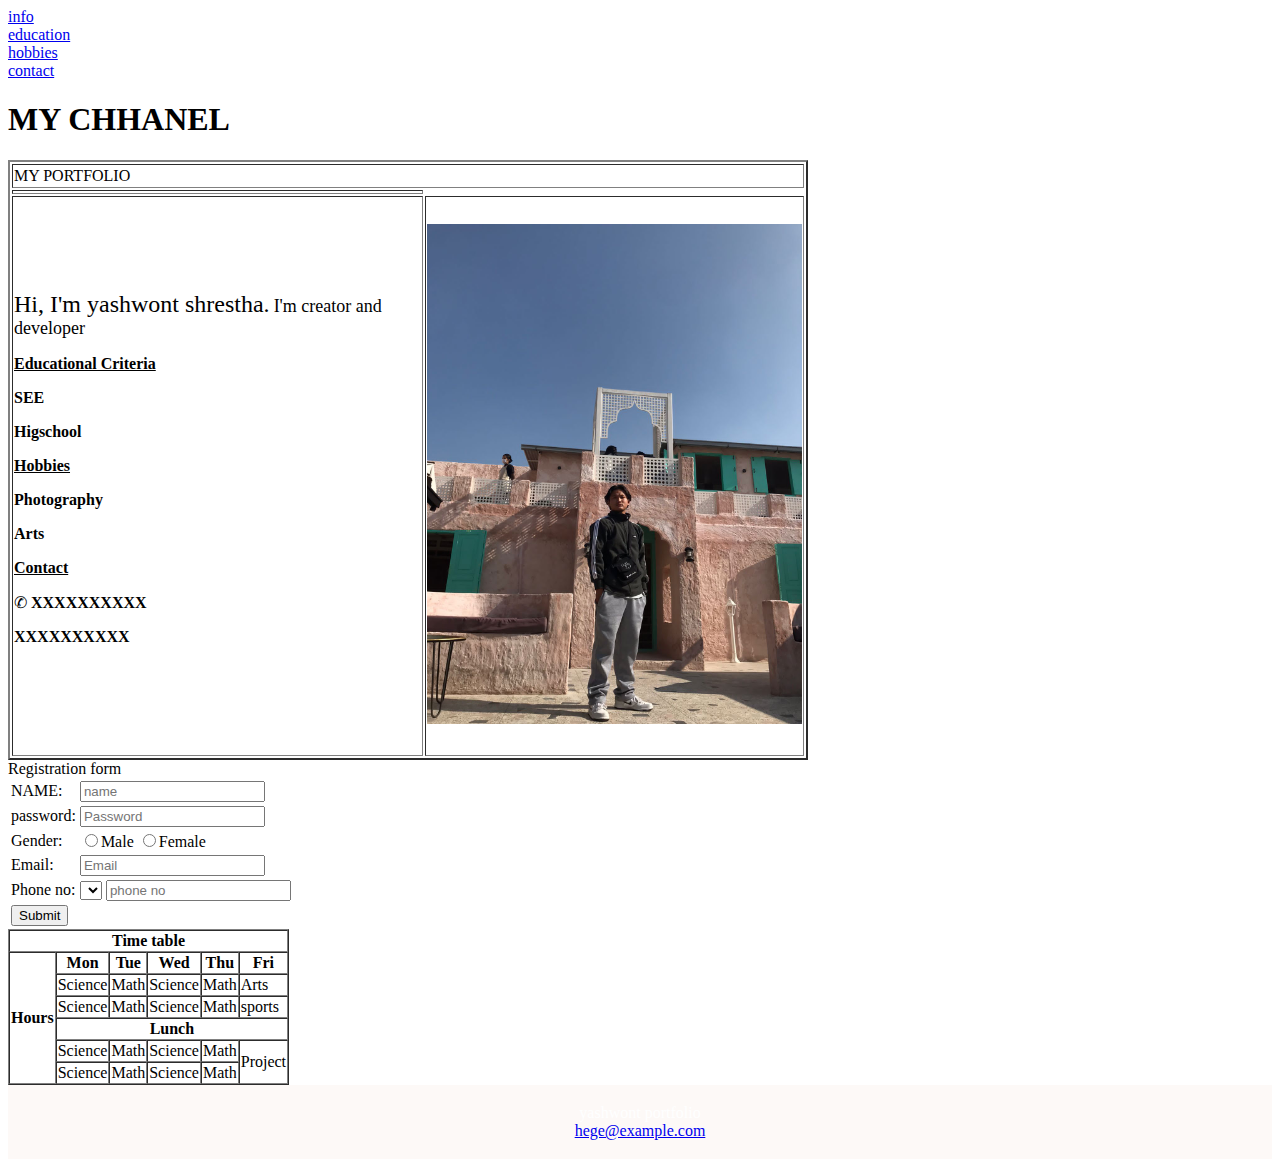
<file: webtechnologies/workshopone.html>
<!DOCTYPE html>
<head>
    <title>yashwont shrestha portfolio</title>
    <meta charset="UTF-8">
    <meta name="keywords" content="html">
    <meta name="description" content="web tutorial">
    <meta name="robots" content="index,nofollow">
    <meta name="social media" content="yashan shrestha">
    <meta name="view port" content="width=device-width, initial-scale=1.0">
</head>
<body>
    <header>
    <nav>
        <li> <a href="#info">info</a></li>
        <li><a href="#education">education</a></li>
        <li><a href="#hobbies">hobbies</a></li>
        <li><a href="#contact">contact</a></li>
    </nav>
    </header>
    <section>
    <div id="info">
<centre><h1>MY CHHANEL</h1></centre>
<table border="2" width="800" height="600px" align="centre">
        <!---row1---->
        <tr>
            <td colspan="2">
                <fontsize="30">
                    <centre> MY PORTFOLIO</centre></font>
            </td>
        </tr>
        <!---row2---->
        <td>
    </td>  <font size="3"><tr>
        <td> <font size="5"> Hi, I'm yashwont shrestha.</font>
        <font size="4"> I'm creator and developer </font>
        </div>
        </section>
        <div id="education">
        <font size="3">
         <p><b><u> Educational Criteria</u></b></p>
         <p><b>SEE</b></p>
         <p><b>Higschool</b></p>
        </font>
        </div>
        <div id="hobbies">
        <font size="3">
            <p><b><u> Hobbies </u></b></p>
            <p><b>Photography</b></p>
            <p><b>Arts</b></p>
           </font>
           </div>
           <div id="contact">
           <font size="3">
            <p><b><u> Contact </u></b></p>
             <fontsize="50">&#9990</fontsize>
            <b>XXXXXXXXXX</b></p>
            <p><b>XXXXXXXXXX</b></p>
           </font>
           </div>
    </td>
            <td> 
                <img src="yashan.jpg" height="500px"</td>
        </tr>
    </table>
    <head>Registration form</title>
    </head>
    <body>
        <form>
            <table>
                <tr>
                    <td>
                        NAME:
                    </td>
                    <td>
                        <input type="text" placeholder="name" name="">
                    </td>
                </tr>
                <tr>
                    <td>
                        password:
                    </td>
                    <td>
                        <input type="Password" placeholder="Password" name="">
                    </td>
                </tr>
                <tr>
                    <td>
                        Gender:
                    </td>
                    <td>
                        <input type="radio" name="Gender">Male
                        <input type="radio" name="Gender">Female
                    </td>
                </tr>
                <tr>
                    <td>
                        Email:
                    </td>
                    <td>
                        <input type="mail" placeholder="Email" name="">
                    </td>
                </tr>
                <tr>
                    <td>
                        Phone no:
                    </td>
                <td>
                <select>
                    <optio>977</option>
                        <optio>978</option>
                            <optio>979</option>
                                <optio>980</option>
                                    <optio>981</option>
                                        <optio>982</option>
                </select>
                <input type="phone no" placeholder="phone no" name="">
            </td>
            </tr>
            <tr>
                <td>
                    <input type="Submit" value="Submit" name="">
                    </td>
            </tr>
            </table>
            <table border="1" cellspacing="0">
                <tr>
                    <th colspan="6"> Time table </th>
                </tr>
                <tr>
                    <th rowspan="6"> Hours  </th>
                    <th> Mon </th>
                    <th>Tue</th>
                    <th> Wed </th>
                    <th> Thu </th>
                    <th> Fri </th>
                </tr>
                <tr>
                    <td> Science  </td>
                    <td> Math </td>
                    <td> Science </td>
                    <td> Math </td>
                    <td> Arts </td>
                </tr>
                <tr> 
                    <td> Science  </td>
                    <td> Math </td>
                    <td> Science </td>
                    <td> Math </td>
                    <td> sports </td
                </tr>
                <tr>
                    <th colspan="5"> Lunch </th>
                </tr>
                <tr>
                    <td> Science  </td>
                    <td> Math </td>
                    <td> Science </td>
                    <td> Math </td>
                    <td rowspan="2">Project</td>
                </tr>
                <tr>
                    <td> Science  </td>
                    <td> Math </td>
                    <td> Science </td>
                    <td> Math </td>
                </tr>
            </table>
            <head>
                <style>
                footer {
                  text-align: center;
                  padding: 3px;
                  background-color: rgb(253, 249, 247);
                  color: white;
                }
                </style>
                </head>
                <body>
                
                <footer>
                  <p>yashwont portfolio<br>
                  <a href="yashwont portfolio@example.com">hege@example.com</a></p>
                </footer>
                
                </body>
            <head>

                <style>
                body , html , .main  {
                    height:  100%;
                }

                section { 
                    min-height: 100%;
                }
                </style>
            </head>
            
        </form>
    </body>
</body>
</html>
</file>
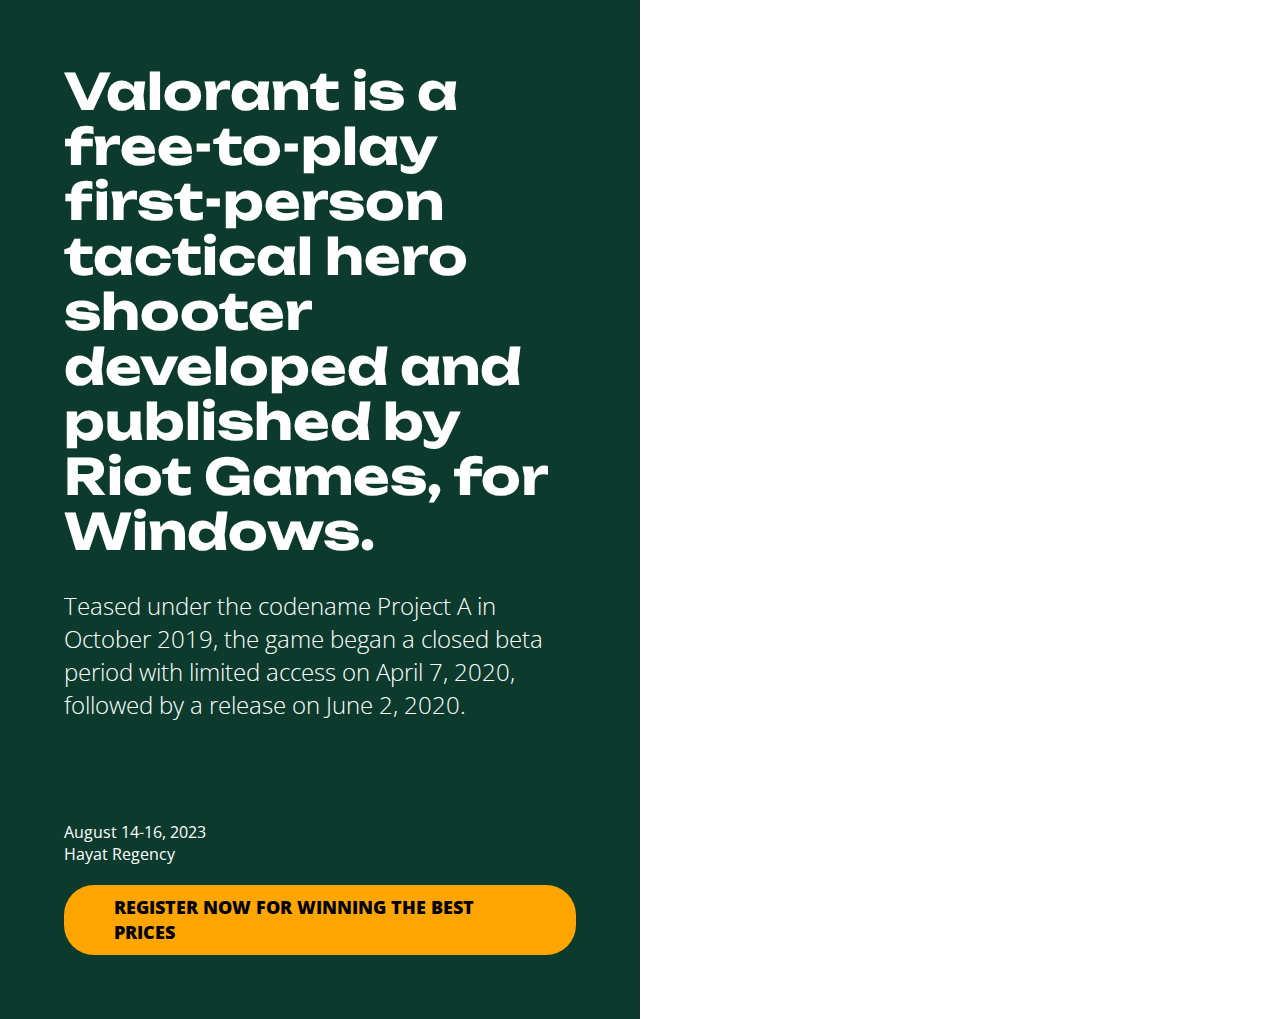
<file: Week-6/post-1.html>
<!DOCTYPE html>
<head>
      <meta charset="UTF-8">
      <meta name="keywords" content="html">
      <meta name="description" content="web tutorial">
      <meta name="robots" content="index,nofollow">
      <meta name="social media" content="yashan_shrestha__">
      <meta name="view port" content="width=device-width, initial-scale=1.0">
      <title>post1</title>
      <link rel="stylesheet " href="post-1.css">
</head>
<main>
    <div class="container">
      <div class="content-wrapper">
        <h1>Valorant is a free-to-play first-person tactical hero shooter developed and published by Riot Games, for Windows. </h1>
        <h2>Teased under the codename Project A in October 2019, the game began a closed beta period with limited access on April 7, 2020, followed by a release on June 2, 2020.</h2>
        <div class="date">
          August 14-16, 2023
        </div>
  
        <div class="venue">
          Hayat Regency
        </div>
  
        <div class="button">
          <a href="#">
            REGISTER NOW FOR WINNING THE BEST PRICES
          </a>
        </div>
        <!-- @end .button -->
  
      </div>
      <!-- @end content-wrapper -->
  
      <figure style="background-image: url('https://w0.peakpx.com/wallpaper/863/836/HD-wallpaper-chamber-valorant.jpg');">
      </figure>
  
      <div>
        <!-- @end .container -->
  </main>
</file>
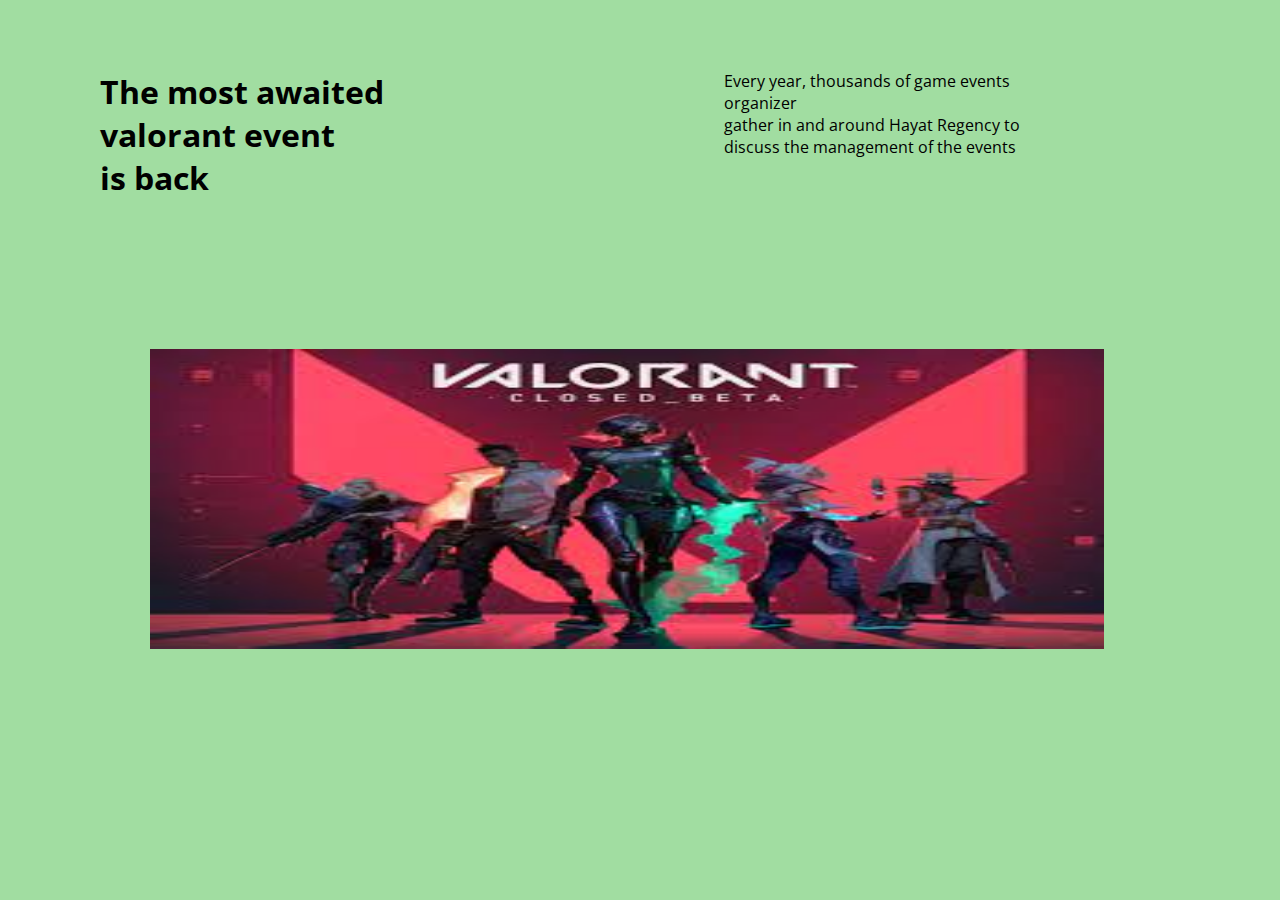
<file: Week-6/post-2.html>
<!DOCTYPE HTML>
<html>
    <head>
        <title>post-2</title>
        <meta charset="UTF-8">
      <meta name="keywords" content="html">
      <meta name="description" content="web tutorial">
      <meta name="robots" content="index,nofollow">
      <meta name="social media" content="yashan_shrestha__">
      <meta name="view port" content="width=device-width, initial-scale=1.0">
        <link rel="stylesheet" href="post-2.css">
    </head>
    <body>
        <div class="container">
            <div class="text">
                 <h1>The most awaited<br> valorant event<br> is back</h1>
                 <p>Every year, thousands of game events<br> organizer <br>gather in and around Hayat Regency to<br> discuss the management of the events</p>
            </div>
            <div class="image">
                <img src="valorant.jpg">
             </div>
        </div>  
    </body>
</html>
</file>
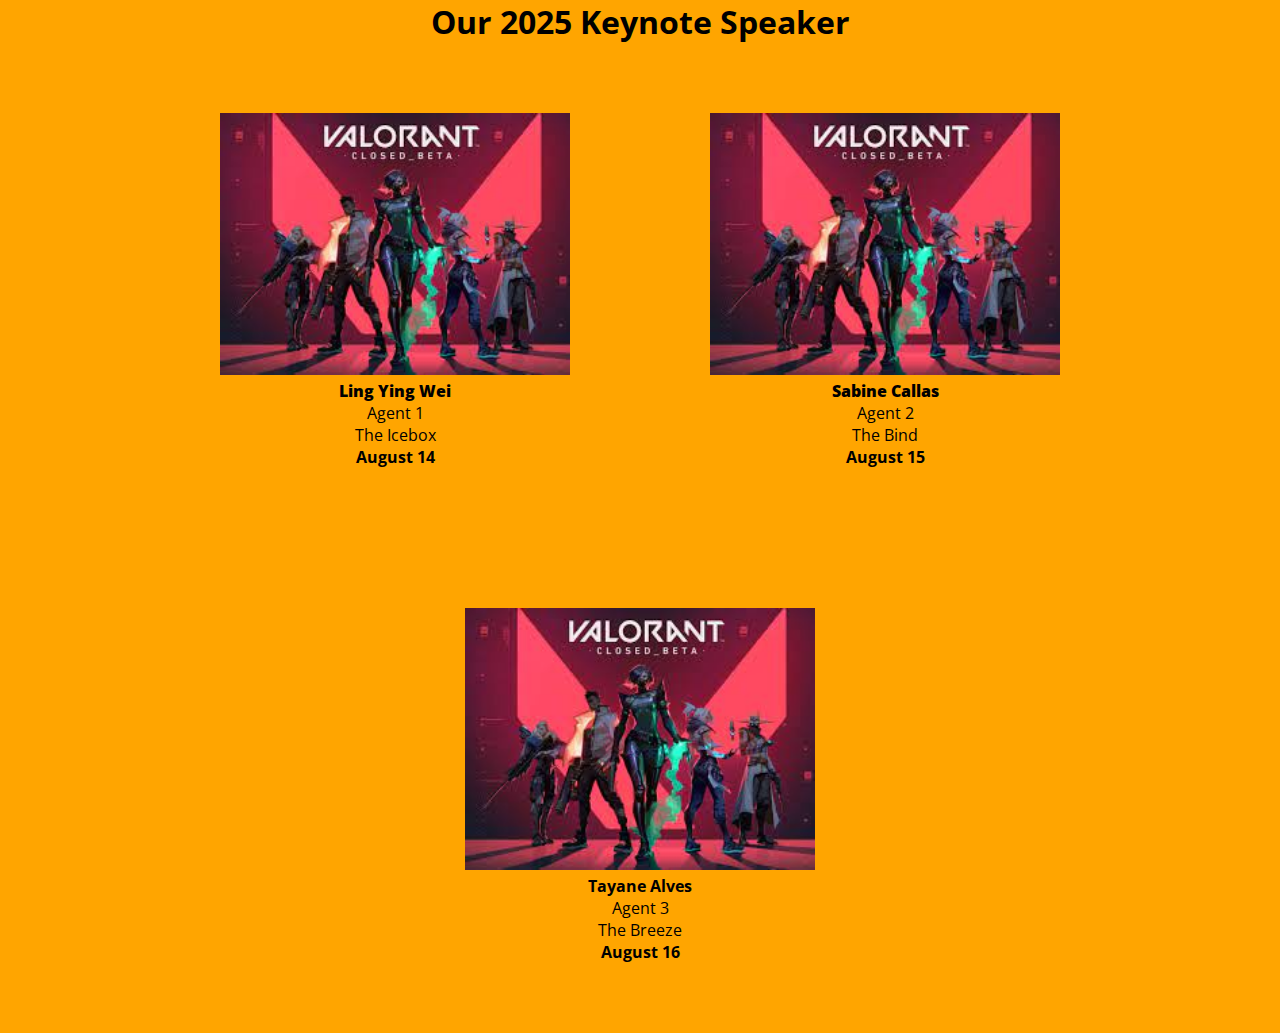
<file: Week-6/post-3.html>
<!DOCTYPE html>
<head>
    <meta charset="UTF-8">
      <meta name="keywords" content="html">
      <meta name="description" content="web tutorial">
      <meta name="robots" content="index,nofollow">
      <meta name="social media" content="yashan_shrestha__">
      <meta name="view port" content="width=device-width, initial-scale=1.0">
    <link rel="stylesheet" href="post-3.css">
</head>
<title>post-3</title>
<body>
    <main>
        <div>
            <h1>Our 2025 Keynote Speaker</h1>
        </div>
        <div class="container">
            <div class="first"id="content">
                <img src="valorant.jpg">
                <h4><b> Ling Ying Wei </b></h4>
                <p>Agent 1</p>
                <p>The Icebox</p>
                <div class="date"><h4>August 14</h4></div>
            </div>
            <div class="second"id="content">
                <img src="valorant.jpg">
                <h4><b>Sabine Callas</b></h4>
                <p> Agent 2</p>
                <p>The Bind</p>
                <div class="date"><h4>August 15</h4></div>
            </div>
            <div class="third"id="content">
                <img src="valorant.jpg">
                <h4>Tayane Alves</h4>
                <p>Agent 3</p>
                <p>The Breeze</p>
                <div class="date"><h4>August 16</h4></div>
            </div>
            </div>
        </div>
    </main>
</body>
</html>
</file>
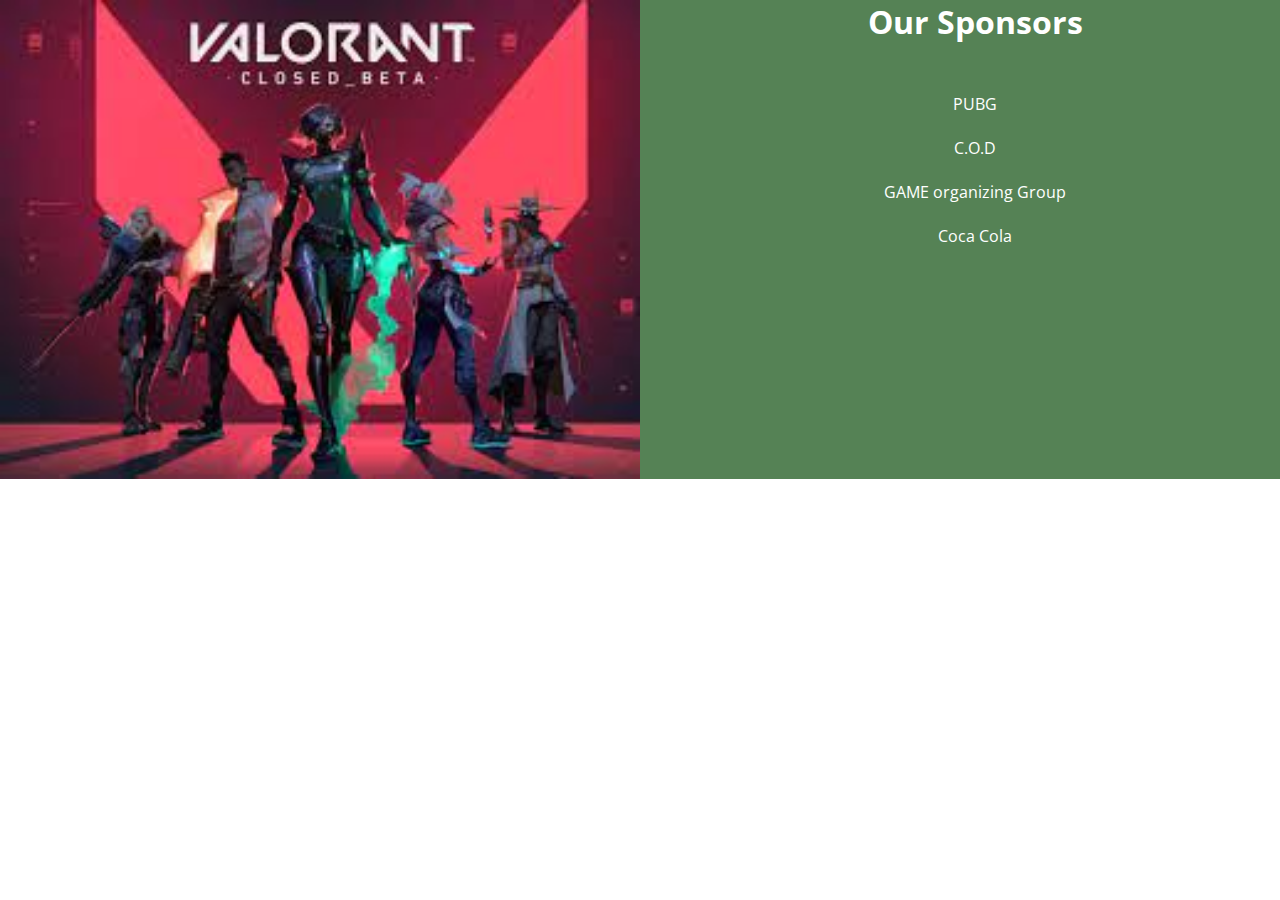
<file: Week-6/post-4.html>
<!DOCTYPE HTML>
<html>
    <head>
        <title>post-4</title>
        <meta charset="UTf-8">
        <meta name="author" content="yashwont Shrestha">
        <meta name="viewport" content="widht=device-width,initial-scale=0">
        <link rel="stylesheet" href="post-4.css">
    </head>
    <body>
        <div class="box">
                <img src="valorant.jpg">
            <div class="text">
                <h1>Our Sponsors</h1>
                 <p>PUBG <br><br> C.O.D<br><br> GAME organizing Group<br><br>Coca Cola</p> 
             </div>
        </div>
    </body>
</html>
</file>
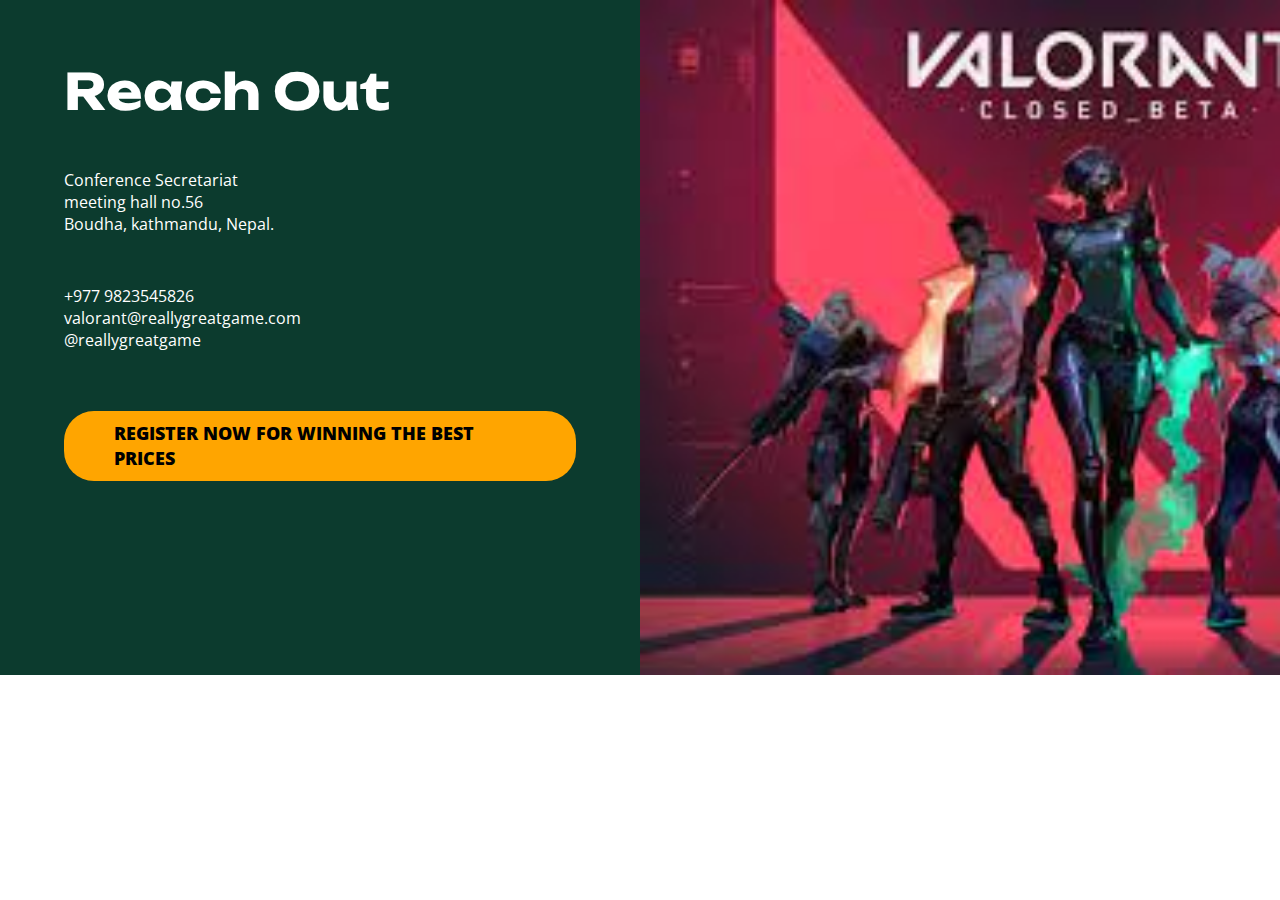
<file: Week-6/post-5.html>
<!DOCTYPE html>
    <Head>
      <meta charset="UTF-8">
      <meta name="keywords" content="html">
      <meta name="description" content="web tutorial">
      <meta name="robots" content="index,nofollow">
      <meta name="social media" content="yashan_shrestha__">
      <meta name="view port" content="width=device-width, initial-scale=1.0">
        <title>post-5</title>
        <link rel="stylesheet" href="post-5.css">
    </Head>
    <Body>
        <main>
            <div class="container">
              <div class="content-wrapper">
                <h1>
                  Reach Out
                </h1>
                <div class="address">

                  Conference Secretariat
                  <br>
                  meeting hall no.56
                  <br>
                  Boudha, kathmandu, Nepal.
                  <br>
                </div>

                <div class="contact">
                  +977 9823545826
                  <br>
                  valorant@reallygreatgame.com
                  <br>
                  @reallygreatgame
                  <br>
                </div>

                <div class="button">
                  <a href="#">
                    REGISTER NOW FOR WINNING THE BEST PRICES
                  </a>
                </div>
                <!-- @end .button -->

              </div>
              <!-- @end content-wrapper -->

              <figure style="background-image: url(valorant.jpg);">
              </figure>

              <div>
                <!-- @end .container -->
          </main>
    </Body>
</html>
</file>
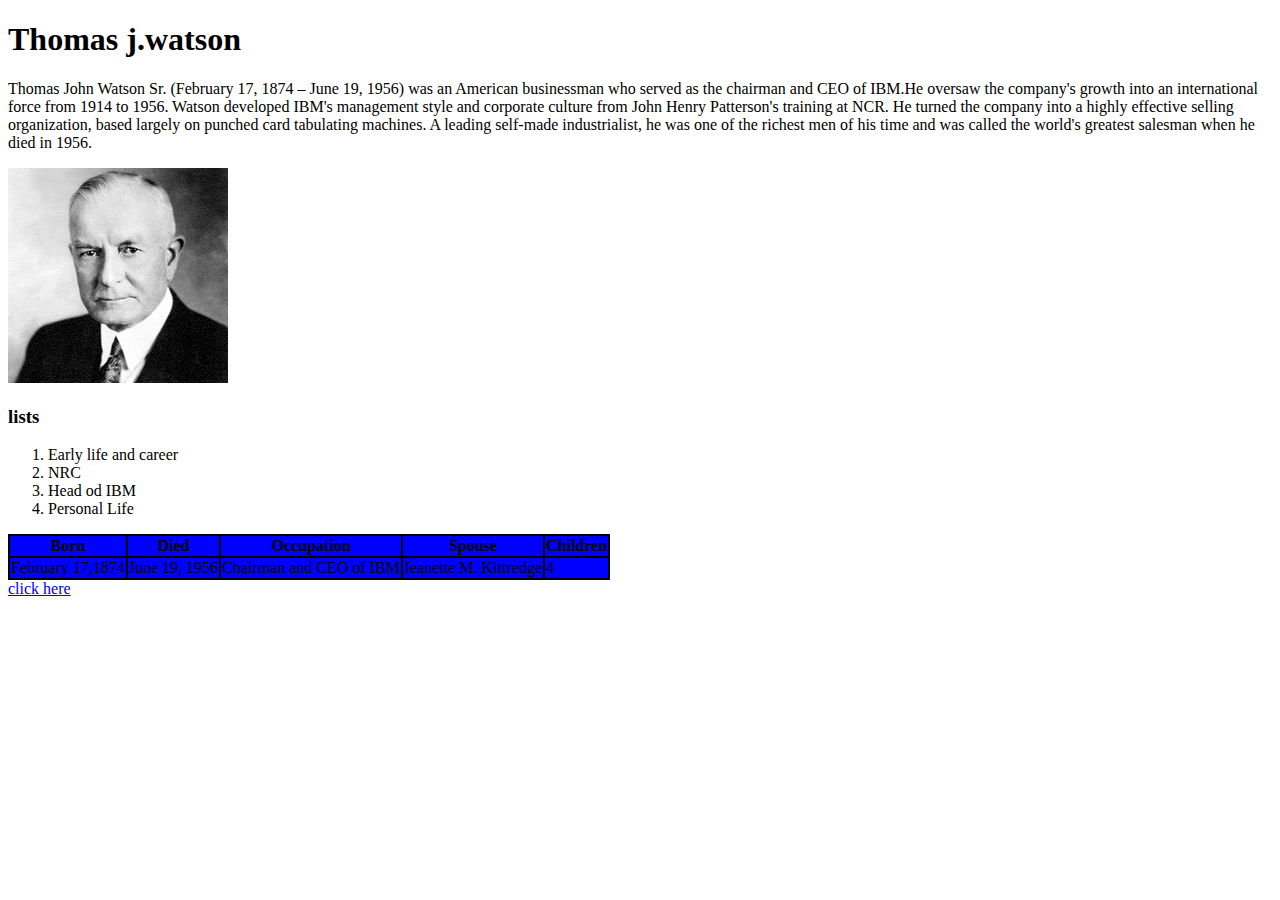
<file: yashwont_workshop1/my first web page.html>
<!DOCTYPE html>
<html>
<head>
    <title>IBM Founder Thomas  j.watson </title>
</head>
<body>
    <h1>Thomas  j.watson</h1>
    <p> 
        Thomas John Watson Sr. (February 17, 1874 – June 19, 1956) was an American businessman
         who served as the chairman and CEO of IBM.He oversaw the company's growth into an international force from 1914 to 1956.
          Watson developed IBM's management style and corporate culture from John Henry Patterson's training at NCR.
          He turned the company into a highly effective selling organization, based largely on punched card tabulating machines.
           A leading self-made industrialist, he was one of the richest men of his time and was called the world's greatest salesman
            when he died in 1956.
        </p>
        <img src="thomas.jpg" >
        <h3> lists</h3>
        <ol type="1">
            <li>Early life and career </li>
            <li>NRC</li>
            <li>Head od IBM</li>
            <li>Personal Life</li>
        </ol>
        <table bgcolor="black">
            <tr bgcolor="blue">
                <th>Born</th> 
                <th>Died</th>
                <th>Occupation</th>
                <th>Spouse</th>
                <th>Children</th>
            </tr>
            <tr bgcolor="blue">
                <td>February 17,1874</td>
                <td>June 19, 1956</td>
                <td>Chairman and CEO of IBM</td>
                <td>Jeanette M. Kittredge</td>
                <td>4</td>
            </tr>
        </table>
        <a href="https://en.wikipedia.org/wiki/Thomas_J._Watson"> click here </a>
</body>
</html>
</file>
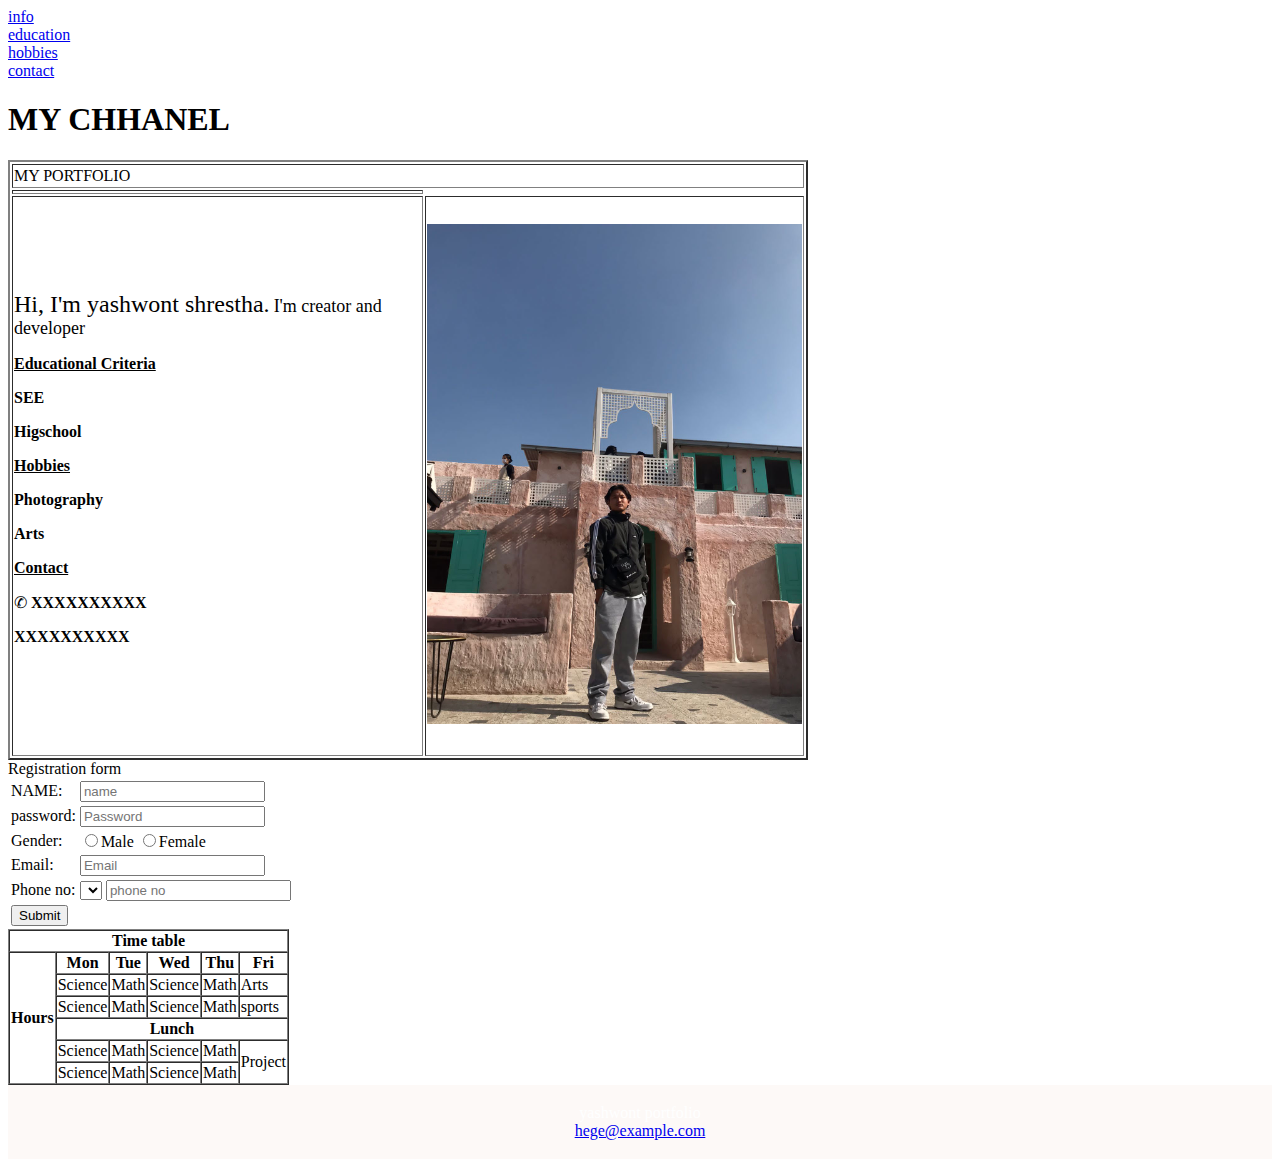
<file: yashwont_workshop1/yashwont portfolio.html>
<!DOCTYPE html>
<head>
    <title>yashwont shrestha portfolio</title>
</head>
<body>
    <nav>
        <li> <a href="#info">info</a></li>
        <li><a href="#education">education</a></li>
        <li><a href="#hobbies">hobbies</a></li>
        <li><a href="#contact">contact</a></li>
    </nav>
    <div id="info">
<centre><h1>MY CHHANEL</h1></centre>
<table border="2" width="800" height="600px" align="centre">
        <!---row1---->
        <tr>
            <td colspan="2">
                <fontsize="30">
                    <centre> MY PORTFOLIO</centre></font>
            </td>
        </tr>
        <!---row2---->
        <td>
    </td>  <font size="3"><tr>
        <td> <font size="5"> Hi, I'm yashwont shrestha.</font>
        <font size="4"> I'm creator and developer </font>
        </div>
        <div id="education">
        <font size="3">
         <p><b><u> Educational Criteria</u></b></p>
         <p><b>SEE</b></p>
         <p><b>Higschool</b></p>
        </font>
        </div>
        <div id="hobbies">
        <font size="3">
            <p><b><u> Hobbies </u></b></p>
            <p><b>Photography</b></p>
            <p><b>Arts</b></p>
           </font>
           </div>
           <div id="contact">
           <font size="3">
            <p><b><u> Contact </u></b></p>
             <fontsize="50">&#9990</fontsize>
            <b>XXXXXXXXXX</b></p>
            <p><b>XXXXXXXXXX</b></p>
           </font>
           </div>
    </td>
            <td> 
                <img src="yashan.jpg" height="500px"</td>
        </tr>
    </table>
    <head>Registration form</title>
    </head>
    <body>
        <form>
            <table>
                <tr>
                    <td>
                        NAME:
                    </td>
                    <td>
                        <input type="text" placeholder="name" name="">
                    </td>
                </tr>
                <tr>
                    <td>
                        password:
                    </td>
                    <td>
                        <input type="Password" placeholder="Password" name="">
                    </td>
                </tr>
                <tr>
                    <td>
                        Gender:
                    </td>
                    <td>
                        <input type="radio" name="Gender">Male
                        <input type="radio" name="Gender">Female
                    </td>
                </tr>
                <tr>
                    <td>
                        Email:
                    </td>
                    <td>
                        <input type="mail" placeholder="Email" name="">
                    </td>
                </tr>
                <tr>
                    <td>
                        Phone no:
                    </td>
                <td>
                <select>
                    <optio>977</option>
                        <optio>978</option>
                            <optio>979</option>
                                <optio>980</option>
                                    <optio>981</option>
                                        <optio>982</option>
                </select>
                <input type="phone no" placeholder="phone no" name="">
            </td>
            </tr>
            <tr>
                <td>
                    <input type="Submit" value="Submit" name="">
                    </td>
            </tr>
            </table>
            <table border="1" cellspacing="0">
                <tr>
                    <th colspan="6"> Time table </th>
                </tr>
                <tr>
                    <th rowspan="6"> Hours  </th>
                    <th> Mon </th>
                    <th>Tue</th>
                    <th> Wed </th>
                    <th> Thu </th>
                    <th> Fri </th>
                </tr>
                <tr>
                    <td> Science  </td>
                    <td> Math </td>
                    <td> Science </td>
                    <td> Math </td>
                    <td> Arts </td>
                </tr>
                <tr> 
                    <td> Science  </td>
                    <td> Math </td>
                    <td> Science </td>
                    <td> Math </td>
                    <td> sports </td
                </tr>
                <tr>
                    <th colspan="5"> Lunch </th>
                </tr>
                <tr>
                    <td> Science  </td>
                    <td> Math </td>
                    <td> Science </td>
                    <td> Math </td>
                    <td rowspan="2">Project</td>
                </tr>
                <tr>
                    <td> Science  </td>
                    <td> Math </td>
                    <td> Science </td>
                    <td> Math </td>
                </tr>
            </table>
            <head>
                <style>
                footer {
                  text-align: center;
                  padding: 3px;
                  background-color: rgb(253, 249, 247);
                  color: white;
                }
                </style>
                </head>
                <body>
                
                <footer>
                  <p>yashwont portfolio<br>
                  <a href="yashwont portfolio@example.com">hege@example.com</a></p>
                </footer>
                
                </body>
            <head>

                <style>
                body , html , .main  {
                    height:  100%;
                }

                section { 
                    min-height: 100%;
                }
                </style>
            </head>
            
        </form>
    </body>
</body>
</html>
</file>
<file: Week-6/post-1.css>
@import url("https://fonts.googleapis.com/css2?family=Open+Sans:wght@300;400;700;800&family=Unbounded:wght@200;400;700&display=swap");

/* font-family: 'Open Sans', sans-serif;
font-family: 'Unbounded', cursive;
*/

/* Set the box-sizing for all elements to border-box */
* {
  box-sizing: border-box;
  margin: 0;
  padding: 0;
}

body {
  font-family: "Open Sans", sans-serif;
}

.container {
  display: flex;
  flex-direction: row;
  flex-wrap: wrap;
}

.content-wrapper {
  width: 50%;
  background-color: rgb(12, 59, 46);
  padding: 5%;
  color: #ffffff;
}

h1 {
  font-size: 50px;
  line-height: 1.1;
  margin-bottom: 30px;
  font-family: "Unbounded", cursive;
}

h2 {
  margin-bottom: 100px;
  font-weight: 200;
}

figure {
  width: 50%;
  background-size: cover;
  background-repeat: no-repeat;
}

.button {
  margin-top: 20px;
}

.button a {
  display: inline-block;
  padding: 10px 50px;
  background: orange;
  border-radius: 30px;
  text-decoration: none;
  color: black;
  font-size: 18px;
  line-height: 1.4;
  font-weight: 800;
  transition: all 0.5s ease;
}

.button a:hover {
  background: black;
  color: orange;
}

/*
Responsive Web Design.
-----------------------
1024   - tablet
768    - phone
420    - phone portrait

*/

@media screen and (max-width: 1024px) {
  .button a {
    font-size: 16px;
  }
}

@media screen and (max-width: 768px) {
  .content-wrapper {
    padding-bottom: 50px;
  }

  .content-wrapper,
  figure {
    width: 100%;
  }

  figure {
    height: 300px;
  }
}

@media screen and (max-width: 420px) {
  .button a {
    text-align: center;
  }
}
/*  */
</file>
<file: Week-6/post-2.css>
@import url("https://fonts.googleapis.com/css2?family=Open+Sans:wght@300;400;700;800&family=Unbounded:wght@200;400;700&display=swap");
* {
  box-sizing: border-box;
  margin: 0%;
  padding: 0%;  
}
body {
    font-family: "open Sans", sans-serif;
    background-color: rgb(161, 221, 161);
}
.text {
    display: flex;
    flex-direction: row;
    flex-wrap: wrap;
}
h1{
    margin: 70px;
    padding-left: 30px;
    padding-right: 100px;

}
p{
    margin: 70px;
    padding-left: 100px;
}
img{
    height: 300px;
    width: 80%;
    margin: 80px;
    padding-left: 70px;
}
</file>
<file: Week-6/post-3.css>
@import url("https://fonts.googleapis.com/css2?family=Open+Sans:wght@300;400;700;800&family=Unbounded:wght@200;400;700&display=swap");
* {
    box-sizing: border-box;
    padding: 0;
    margin: 0;
}
h1{
    text-align: center;
}
body{
    font-family: "Open Sans", sans-serif;
    background-color: orange;
}
.container{
    justify-content: center;
    align-items: center;
    display:flex;
    flex-direction: row;
    flex-wrap: wrap;
}
#content{
 padding: 50px;
margin: 20px;
}
img{

    width:350px;
    height: auto;
}
.first{
 text-align: center;
}
.second{
text-align: center;
}
.third{
text-align: center;
}
</file>
<file: Week-6/post-4.css>
@import url("https://fonts.googleapis.com/css2?family=Open+Sans:wght@300;400;700;800&family=Unbounded:wght@200;400;700&display=swap");


* {
  box-sizing: border-box;
  margin: 0;
  padding: 0;
}

.box {
  font-family: "Open Sans", sans-serif;
  display: flex;
  flex-direction: row;
  flex-wrap: wrap;
}
h1{
  text-align: center;
  margin-bottom: 50px;
  margin-left: 30px;
}
p{
  margin-left: 30px;
  text-align: center;
}
.text{
    color: white;
    background-color: rgb(85, 130, 85);
    width: 50%;
}
img{
    width: 50%;
    background-size: cover;
    background-repeat: no-repeat;
}
</file>
<file: Week-6/post-5.css>
@import url("https://fonts.googleapis.com/css2?family=Open+Sans:wght@300;400;700;800&family=Unbounded:wght@200;400;700&display=swap");
* {
  box-sizing: border-box;
  margin: 0;
  padding: 0;
}

body {
  font-family: "Open Sans", sans-serif;
}

.container {
  display: flex;
  flex-direction: row;
  flex-wrap: wrap;
}

.content-wrapper {
    height: 675px;
  width: 50%;
  background-color: rgb(12, 59, 46);
  padding: 5%;
  color: #ffffff;
}

h1 {
  font-size: 50px;
  line-height: 1.1;
  margin-bottom: 50px;
  font-family: "Unbounded", cursive;
}
figure {
  width: 50%;
  background-size: cover;
  background-repeat: no-repeat;
}
.address{
    margin-bottom: 50px;
}
.contact{
    margin-bottom: 50px;
}
.button {
  margin-top: 60px;
  margin-bottom: 20px;
}

.button a {
  display: inline-block;
  padding: 10px 50px;
  background: orange;
  border-radius: 30px;
  text-decoration: none;
  color: black;
  font-size: 18px;
  line-height: 1.4;
  font-weight: 800;
  transition: all 0.5s ease;
}

.button a:hover {
  background: black;
  color: orange;
}
@media screen and (max-width: 1024px) {
  .button a {
    font-size: 16px;
  }
}

@media screen and (max-width: 768px) {
  .content-wrapper {
    padding-bottom: 50px;
  }

  .content-wrapper,
  figure {
    width: 100%;
  }

  figure {
    height: 300px;
  }
}

@media screen and (max-width: 420px) {
  .button a {
    text-align: center;
  }
}
/*  */
</file>
